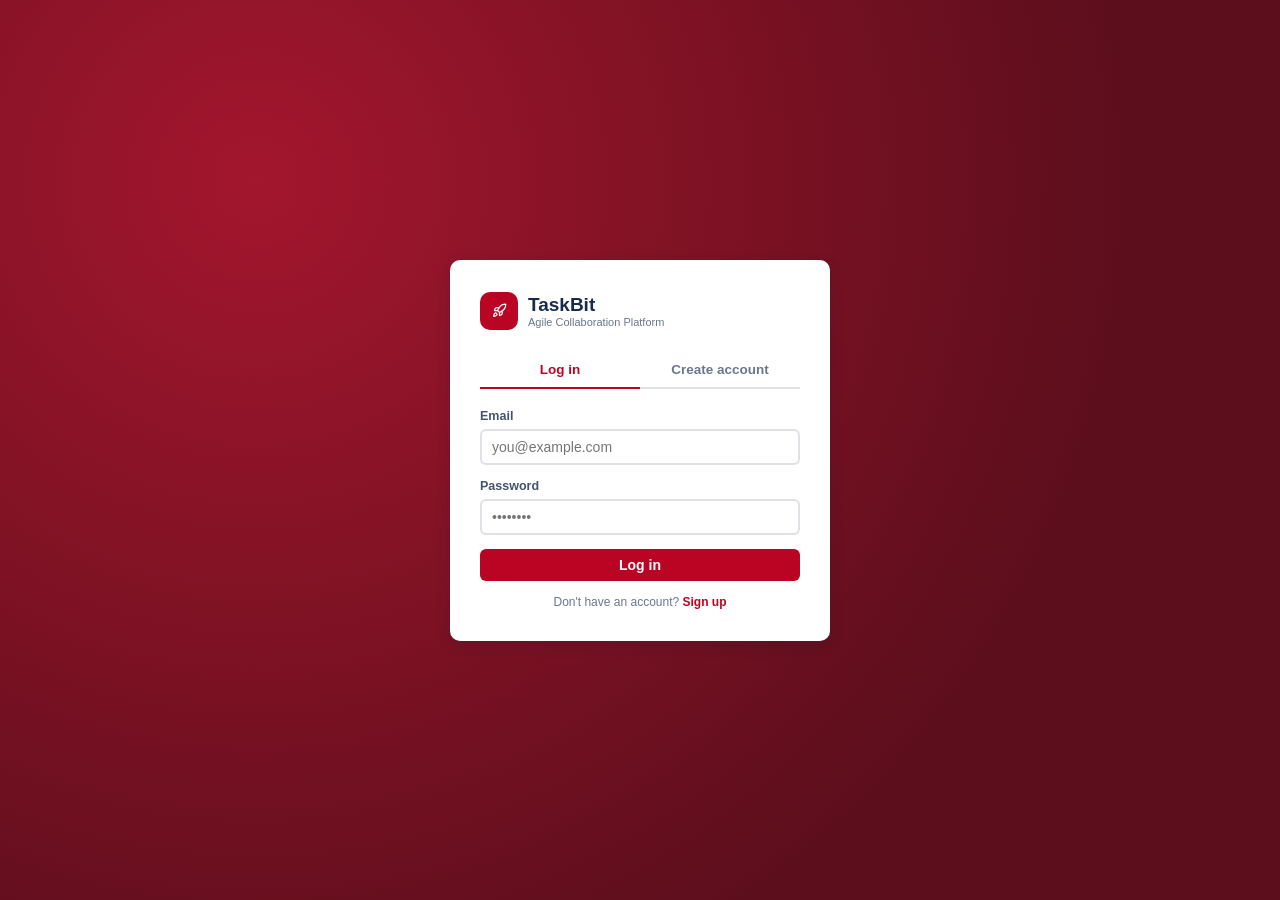
<file: TaskBit.API/wwwroot/login.html>
<!DOCTYPE html>
<html lang="en">
<head>
<meta charset="UTF-8" />
<meta name="viewport" content="width=device-width, initial-scale=1.0" />
<title>TaskBit — Sign in</title>
<link rel="stylesheet" href="css/variables.css" />
<link rel="stylesheet" href="css/base.css" />
<link rel="stylesheet" href="css/login.css" />
</head>
<body>
<div class="login-page">
  <div class="login-card">
    <div class="login-brand">
      <span class="logo-mark" id="loginLogoMark"></span>
      <div>
        <div class="name">TaskBit</div>
        <div class="tagline">Agile Collaboration Platform</div>
      </div>
    </div>

    <div class="login-tabs">
      <button class="login-tab active" data-tab="login" id="tabLogin">Log in</button>
      <button class="login-tab" data-tab="register" id="tabRegister">Create account</button>
    </div>

    <div id="formError"></div>

    <form id="loginForm">
      <div class="field">
        <label for="loginEmail">Email</label>
        <input class="input" type="email" id="loginEmail" required placeholder="you@example.com" />
      </div>
      <div class="field">
        <label for="loginPassword">Password</label>
        <input class="input" type="password" id="loginPassword" required placeholder="••••••••" />
      </div>
      <button class="btn btn-primary btn-block" type="submit" id="loginSubmitBtn">Log in</button>
    </form>

    <form id="registerForm" class="hidden">
      <div class="field">
        <label for="regName">Full name</label>
        <input class="input" type="text" id="regName" required placeholder="Juan Dela Cruz" />
      </div>
      <div class="field">
        <label for="regEmail">Email</label>
        <input class="input" type="email" id="regEmail" required placeholder="you@example.com" />
      </div>
      <div class="field">
        <label for="regPassword">Password</label>
        <input class="input" type="password" id="regPassword" required minlength="6" placeholder="At least 6 characters" />
      </div>
      <div class="field">
        <label for="regRole">Role</label>
        <select class="select" id="regRole">
          <option value="4" selected>Member</option>
          <option value="3">Org Officer</option>
          <option value="2">Faculty</option>
          <option value="1">Admin</option>
        </select>
      </div>
      <button class="btn btn-primary btn-block" type="submit" id="registerSubmitBtn">Create account</button>
    </form>

    <div class="login-hint" id="switchHint">Don't have an account? <a href="#" id="goRegister" style="color:var(--red-accent); font-weight:700;">Sign up</a></div>
  </div>
</div>

<script src="js/icons.js"></script>
<script src="js/api.js"></script>
<script src="js/ui.js"></script>
<script src="js/login.js"></script>
</body>
</html>
</file>
<file: TaskBit.API/wwwroot/css/variables.css>
:root {
  /* Brand (vivid red, per TaskBit mockups) */
  --maroon-900: #5c0e1c;
  --maroon-800: #74101f;
  --maroon-700: #460913;
  --maroon-600: #a3162d;
  --maroon-500: #6d0819;
  --red-accent: #b90523;
  --red-accent-hover: #a10f28;
  --red-accent-light: #fcecec;

  /* Neutrals */
  --bg-page: #fafbfc;
  --bg-card: #ffffff;
  --bg-subtle: #f4f5f7;
  --border: #dfe1e6;
  --border-strong: #c1c7d0;

  --text-900: #172b4d;
  --text-600: #44546f;
  --text-400: #6b778c;
  --text-onmaroon: #f6e4e6;
  --text-onmaroon-dim: #d9a8ae;

  /* Status colors */
  --status-todo: #6b778c;
  --status-progress: #0052cc;
  --status-review: #b36d00;
  --status-done: #1f8a4c;

  --priority-low: #2e8b57;
  --priority-medium: #b36d00;
  --priority-high: #c41230;
  --priority-critical: #7a0c1e;

  /* Layout */
  --sidebar-w: 236px;
  --topbar-h: 56px;
  --radius: 6px;
  --radius-lg: 10px;
  --shadow-sm: 0 1px 2px rgba(9, 30, 66, 0.15);
  --shadow-md: 0 4px 14px rgba(9, 30, 66, 0.18);
  --font: -apple-system, BlinkMacSystemFont, "Segoe UI", Roboto, Helvetica, Arial, sans-serif;
}
</file>
<file: TaskBit.API/wwwroot/css/base.css>
* { box-sizing: border-box; }
html, body {
  margin: 0;
  padding: 0;
  height: 100%;
  background: var(--bg-page);
  color: var(--text-900);
  font-family: var(--font);
  font-size: 14px;
  -webkit-font-smoothing: antialiased;
}
h1, h2, h3, h4, p { margin: 0; }
a { color: inherit; text-decoration: none; }
button { font-family: inherit; }
input, select, textarea { font-family: inherit; font-size: 14px; }
ul { list-style: none; margin: 0; padding: 0; }
::-webkit-scrollbar { width: 10px; height: 10px; }
::-webkit-scrollbar-thumb { background: var(--border-strong); border-radius: 8px; }
::-webkit-scrollbar-track { background: transparent; }

.hidden { display: none !important; }

/* ---------- Buttons ---------- */
.btn {
  display: inline-flex;
  align-items: center;
  gap: 6px;
  border: 1px solid transparent;
  border-radius: var(--radius);
  padding: 7px 14px;
  font-size: 14px;
  font-weight: 600;
  cursor: pointer;
  white-space: nowrap;
  transition: background 0.15s ease, border-color 0.15s ease;
}
.btn-primary { background: var(--red-accent); color: #fff; }
.btn-primary:hover { background: var(--red-accent-hover); }
.btn-primary:disabled { background: var(--border-strong); cursor: not-allowed; }
.btn-secondary { background: var(--bg-subtle); color: var(--text-900); border-color: var(--border); }
.btn-secondary:hover { background: var(--border); }
.btn-text { background: transparent; color: var(--text-600); }
.btn-text:hover { background: var(--bg-subtle); }
.btn-danger { background: #fff; color: var(--red-accent); border-color: var(--red-accent); }
.btn-danger:hover { background: var(--red-accent-light); }
.btn-block { width: 100%; justify-content: center; }
.btn-sm { padding: 4px 10px; font-size: 12.5px; }
.btn-icon {
  display: inline-flex; align-items: center; justify-content: center;
  width: 32px; height: 32px; border-radius: var(--radius);
  border: none; background: transparent; color: var(--text-600); cursor: pointer;
}
.btn-icon:hover { background: var(--bg-subtle); }

/* ---------- Inputs ---------- */
.field { display: flex; flex-direction: column; gap: 6px; margin-bottom: 14px; }
.field label { font-size: 12.5px; font-weight: 600; color: var(--text-600); }
.input, .select, .textarea {
  border: 2px solid var(--border);
  border-radius: var(--radius);
  padding: 8px 10px;
  font-size: 14px;
  color: var(--text-900);
  background: #fff;
  outline: none;
  width: 100%;
}
.input:focus, .select:focus, .textarea:focus { border-color: var(--red-accent); }
.textarea { resize: vertical; min-height: 70px; }
.search-input-wrap { position: relative; }
.search-input-wrap .icon { position: absolute; left: 10px; top: 50%; transform: translateY(-50%); color: var(--text-400); }
.search-input-wrap .input { padding-left: 32px; }

/* ---------- Avatars ---------- */
.avatar {
  display: inline-flex; align-items: center; justify-content: center;
  border-radius: 50%; color: #fff; font-weight: 700; flex-shrink: 0;
  background: var(--red-accent);
}
.avatar-sm { width: 24px; height: 24px; font-size: 11px; }
.avatar-md { width: 32px; height: 32px; font-size: 13px; }
.avatar-lg { width: 40px; height: 40px; font-size: 15px; }

.tile {
  display: inline-flex; align-items: center; justify-content: center;
  border-radius: 7px; color: #fff; font-weight: 700; flex-shrink: 0;
}
.tile-sm { width: 24px; height: 24px; font-size: 11px; }
.tile-md { width: 32px; height: 32px; font-size: 13px; }
.tile-lg { width: 40px; height: 40px; font-size: 16px; }

/* ---------- Badges / chips ---------- */
.badge {
  display: inline-flex; align-items: center; gap: 4px;
  border-radius: 3px; padding: 2px 8px; font-size: 11.5px; font-weight: 700;
  background: var(--bg-subtle); color: var(--text-600);
}
.dot { width: 8px; height: 8px; border-radius: 50%; display: inline-block; }
.dot-todo { background: var(--status-todo); }
.dot-progress { background: var(--status-progress); }
.dot-review { background: var(--status-review); }
.dot-done { background: var(--status-done); }

.priority-tag { font-size: 11px; font-weight: 700; padding: 2px 7px; border-radius: 3px; }
.priority-Low { color: var(--priority-low); background: #e3f6ea; }
.priority-Medium { color: var(--priority-medium); background: #fff2df; }
.priority-High { color: var(--priority-high); background: #fbe6e8; }
.priority-Critical { color: #fff; background: var(--priority-critical); }

/* ---------- Modal ---------- */
.modal-overlay {
  position: fixed; inset: 0; background: rgba(9, 30, 66, 0.54);
  display: flex; align-items: center; justify-content: center; z-index: 1000;
}
.modal {
  background: #fff; border-radius: var(--radius-lg); width: 480px; max-width: 92vw;
  max-height: 88vh; overflow-y: auto; box-shadow: var(--shadow-md); padding: 24px;
}
.modal-header { display: flex; align-items: center; justify-content: space-between; margin-bottom: 18px; }
.modal-header h2 { font-size: 18px; }
.modal-actions { display: flex; justify-content: flex-end; gap: 8px; margin-top: 18px; }
.modal-error { background: var(--red-accent-light); color: var(--red-accent); border-radius: var(--radius); padding: 8px 12px; font-size: 13px; margin-bottom: 12px; }

/* ---------- Empty states ---------- */
.empty-state { display: flex; flex-direction: column; align-items: center; justify-content: center; text-align: center; padding: 60px 20px; color: var(--text-600); }
.empty-state svg { color: var(--border-strong); margin-bottom: 18px; }
.empty-state h3 { font-size: 16px; color: var(--text-900); margin-bottom: 6px; }
.empty-state p { font-size: 13.5px; margin-bottom: 18px; max-width: 360px; }

/* ---------- Toast ---------- */
.toast-stack { position: fixed; bottom: 20px; right: 20px; display: flex; flex-direction: column; gap: 8px; z-index: 2000; }
.toast { background: var(--text-900); color: #fff; padding: 10px 16px; border-radius: var(--radius); font-size: 13.5px; box-shadow: var(--shadow-md); max-width: 340px; }
.toast.error { background: var(--priority-critical); }
.toast.success { background: var(--status-done); }

/* ---------- Loading ---------- */
.spinner {
  width: 22px; height: 22px; border-radius: 50%;
  border: 3px solid var(--border); border-top-color: var(--red-accent);
  animation: spin 0.7s linear infinite; margin: 40px auto;
}
@keyframes spin { to { transform: rotate(360deg); } }
</file>
<file: TaskBit.API/wwwroot/css/login.css>
.login-page {
  min-height: 100vh;
  display: flex;
  align-items: center;
  justify-content: center;
  background: radial-gradient(circle at 20% 20%, var(--maroon-600), var(--maroon-900) 70%);
  padding: 20px;
}
.login-card {
  background: #fff;
  border-radius: var(--radius-lg);
  box-shadow: var(--shadow-md);
  width: 380px;
  max-width: 100%;
  padding: 32px 30px;
}
.login-brand { display: flex; align-items: center; gap: 10px; margin-bottom: 22px; }
.login-brand .logo-mark {
  width: 38px; height: 38px; border-radius: 10px; background: var(--red-accent);
  color: #fff; display: flex; align-items: center; justify-content: center;
}
.login-brand .name { font-size: 19px; font-weight: 800; color: var(--text-900); }
.login-brand .tagline { font-size: 11px; color: var(--text-400); }

.login-tabs { display: flex; border-bottom: 2px solid var(--border); margin-bottom: 20px; }
.login-tab {
  flex: 1; text-align: center; padding: 10px 0; font-weight: 700; font-size: 13.5px;
  color: var(--text-400); cursor: pointer; border-bottom: 2px solid transparent; margin-bottom: -2px;
  background: none; border-top: none; border-left: none; border-right: none;
}
.login-tab.active { color: var(--red-accent); border-bottom-color: var(--red-accent); }

.login-hint { font-size: 12px; color: var(--text-400); text-align: center; margin-top: 14px; }
</file>
